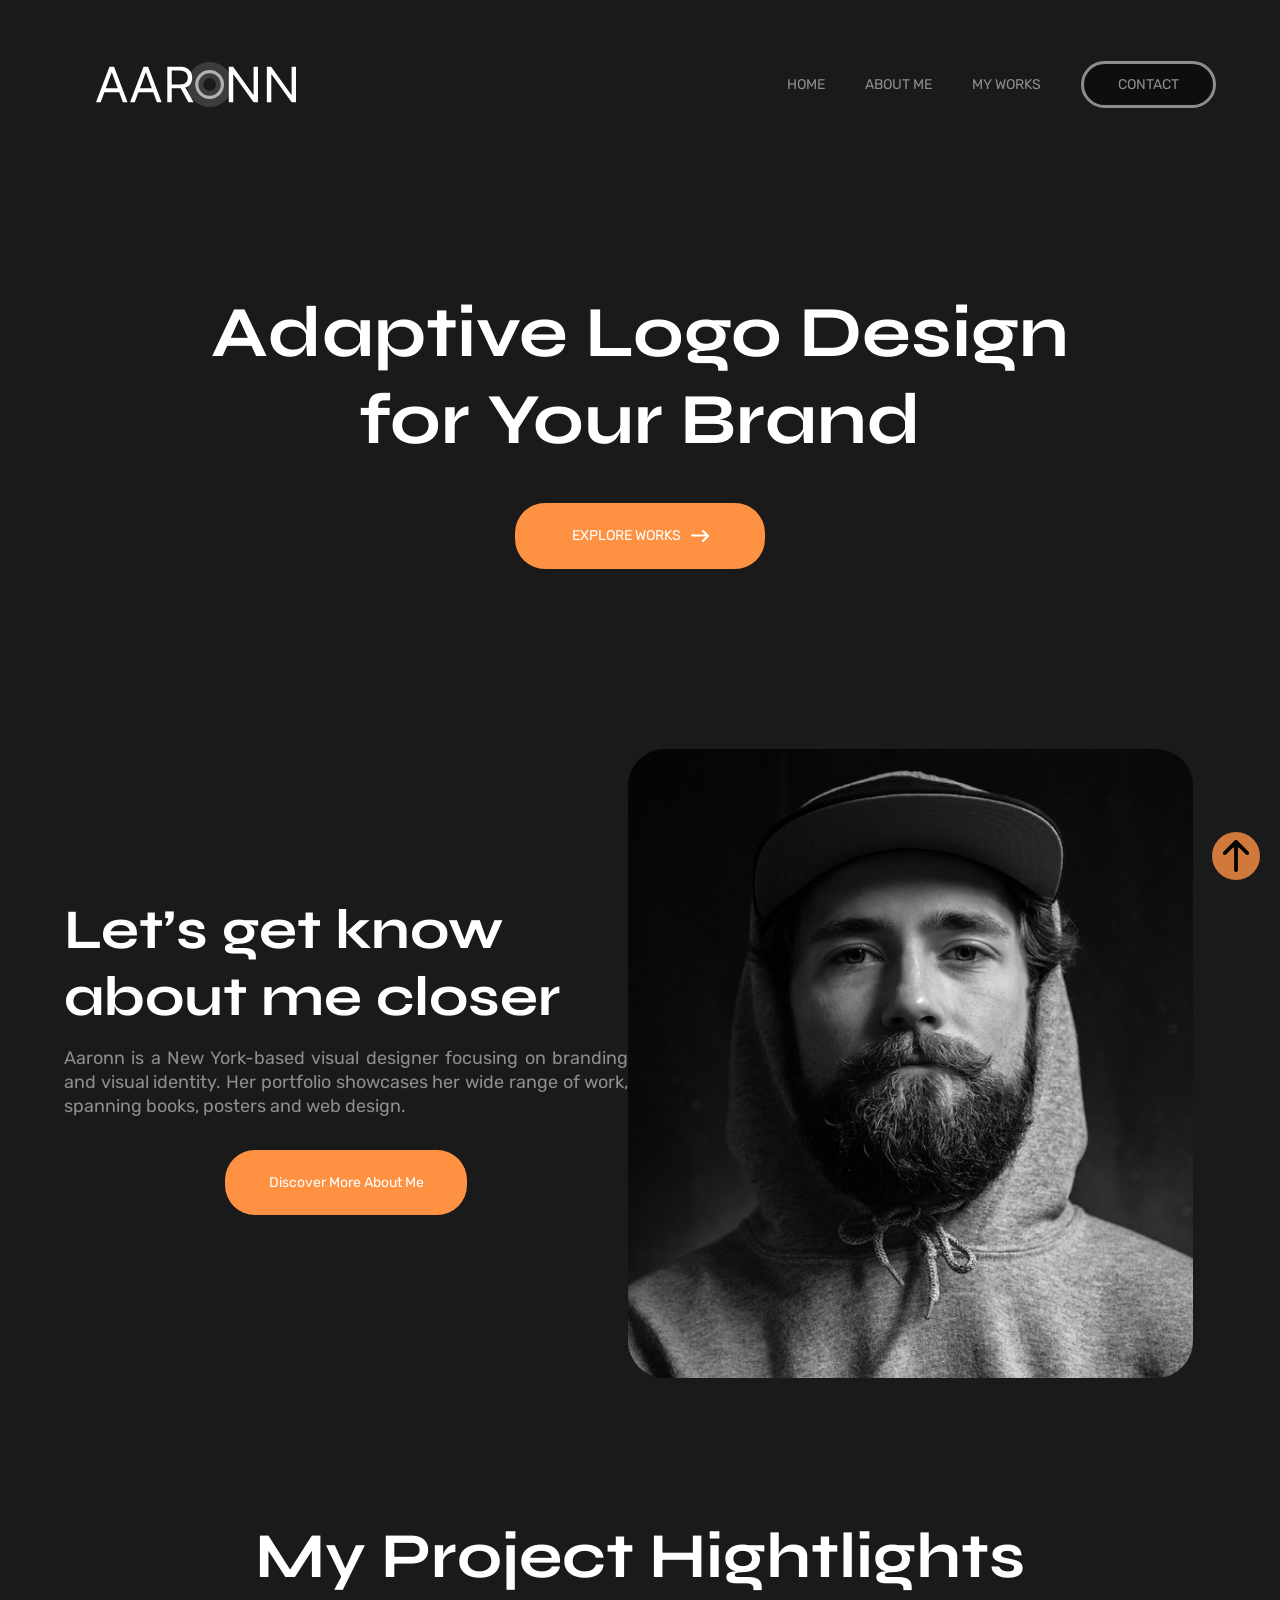
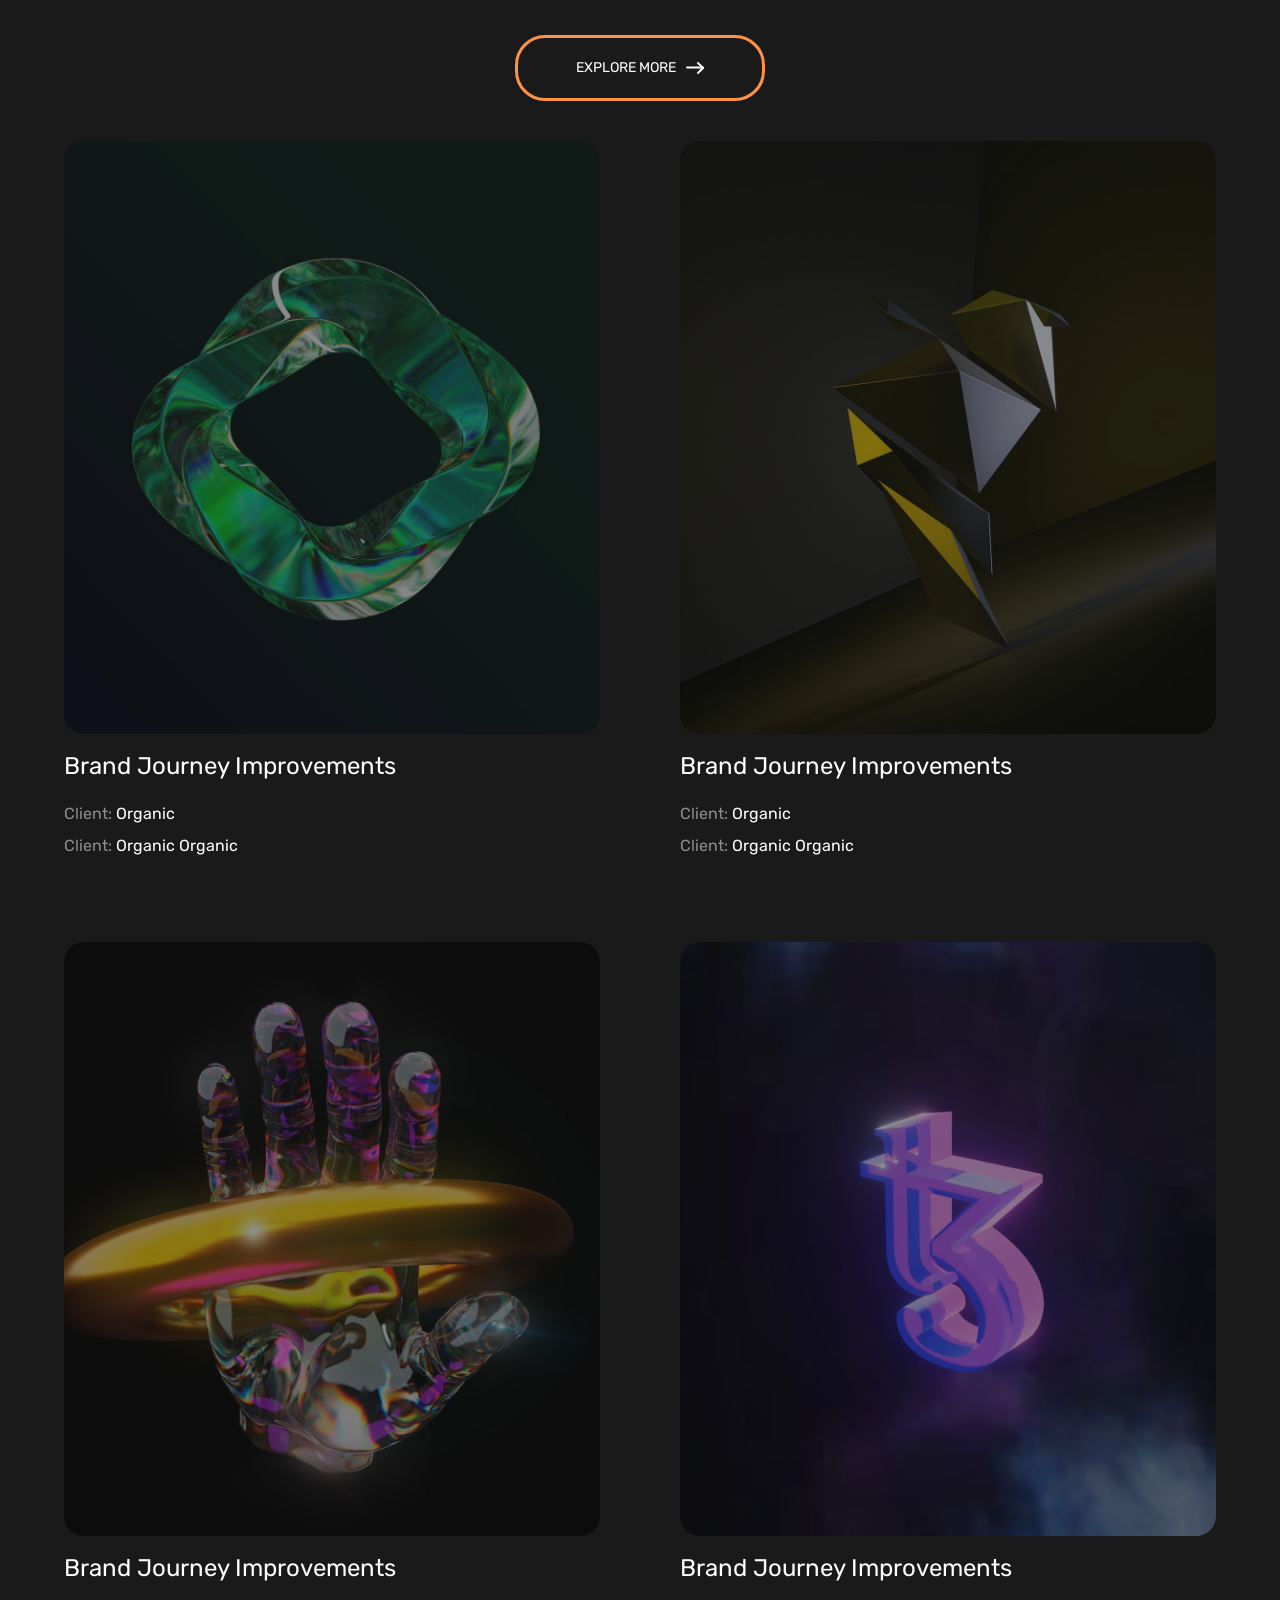
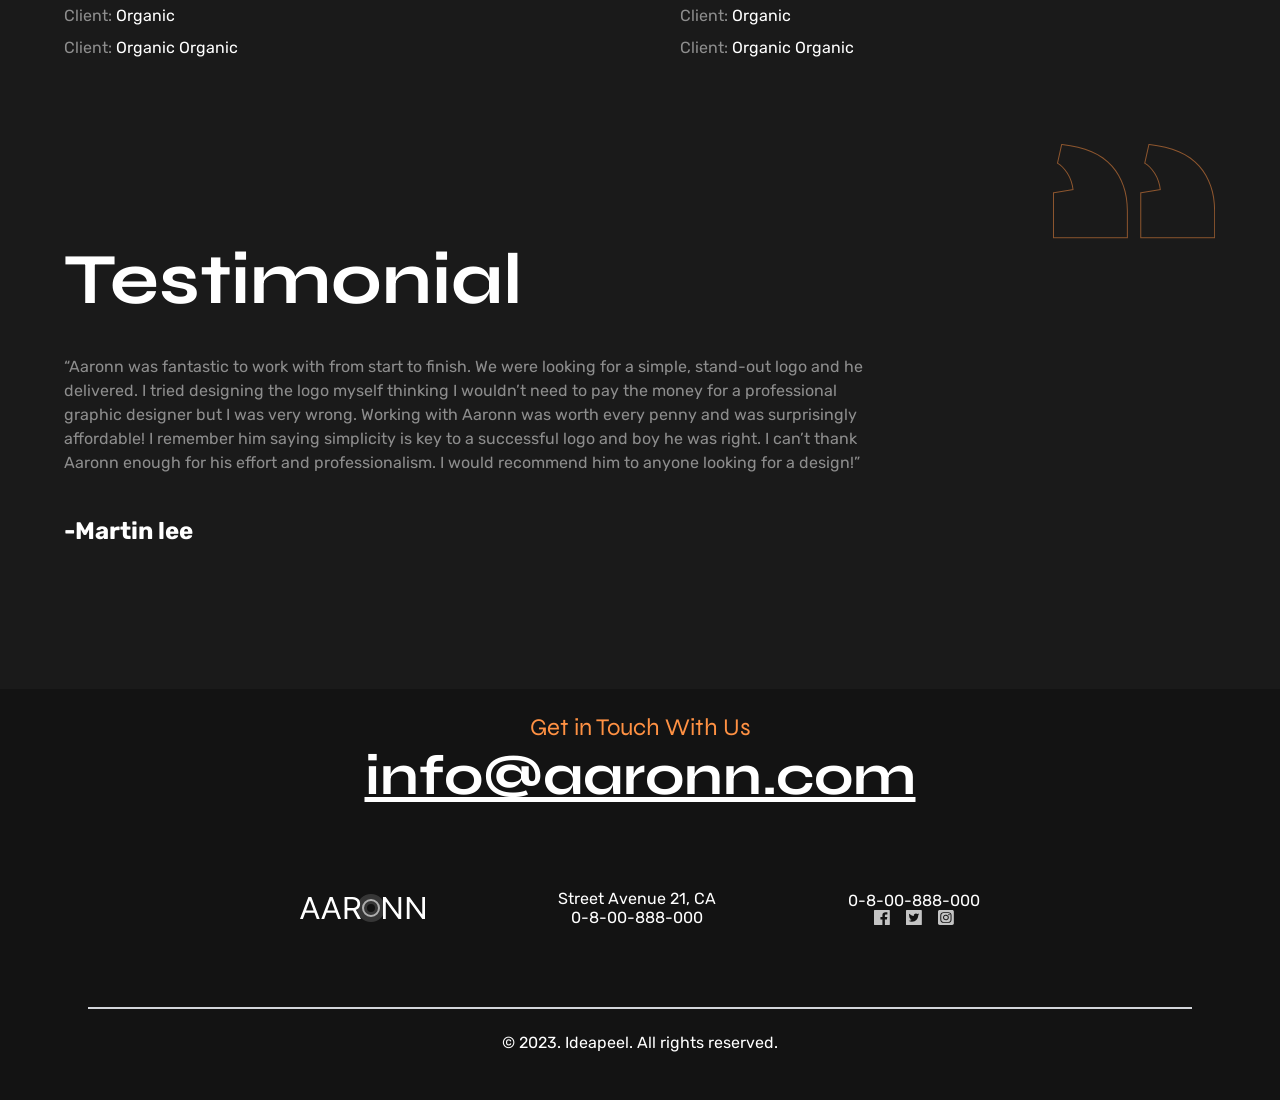
<file: index.html>
<!doctype html>
<html lang="en">
  <head>
    <meta charset="UTF-8" />
    <meta name="viewport" content="width=device-width, initial-scale=1.0" />
    <link rel="stylesheet" href="style.css" />
    <title>Portfolio</title>
  </head>
  <body>
    <a href="#" class="button floating-button"
      ><img src="assets/up-arrow.png" alt=""
    /></a>

    <div class="wrapper body__wrapper">
      <header class="">
        <div class="wrapper header__wrapper">
          <a href="/"
            ><img
              class="header__logo"
              src="./assets/Brand-logo.svg"
              alt="home page"
              width="125px"
              height="22px"
          /></a>

          <nav class="header__navbar">
            <ul class="header__links wrapper">
              <li class="header__item">
                <a class="header__link" href="index.html">HOME</a>
              </li>
              <li class="header__item">
                <a class="header__link" href="aboutMe.html">ABOUT ME</a>
              </li>
              <li class="header__item">
                <a class="header__link" href="works.html">MY WORKS</a>
              </li>
              <li class="header__item">
                <a
                  class="header__link header__button button"
                  href="contact.html"
                  >CONTACT</a
                >
              </li>
            </ul>
          </nav>
        </div>
      </header>

      <main class="">
        <section class="hero">
          <h1 class="hero__h1">Adaptive Logo Design for Your Brand</h1>
          <div class="wrapper">
            <a href="" class="button hero__button"
              ><span>EXPLORE WORKS </span> <img src="./assets/icon.svg" alt=""
            /></a>
          </div>
        </section>

        <section class="wrapper about">
          <div class="wrapper about__wrapper">
            <h3 class="about__h3">Let’s get know about me closer</h3>

            <p class="about__text">
              Aaronn is a New York-based visual designer focusing on branding
              and visual identity. Her portfolio showcases her wide range of
              work, spanning books, posters and web design.
            </p>

            <a href="" class="button about__button"
              ><span>Discover More About Me</span></a
            >
          </div>
          <img src="./assets/Person.png" class="about__img" alt="" />
        </section>

        <section class="project">
          <h2 class="project__h2">My Project Hightlights</h2>
          <div class="wrapper">
            <a href="" class="button project__button"
              ><span>EXPLORE MORE </span> <img src="./assets/icon.svg" alt=""
            /></a>
          </div>

          <div class="wrapper project__cards">
            <div class="project__card">
              <img
                src="./assets/Img.jpg"
                class="project__img"
                max-width="560px"
                max-height="620px"
                alt=""
              />
              <h4>Brand Journey Improvements</h4>
              <p><span>Client:</span> Organic</p>
              <p><span>Client:</span> Organic Organic</p>
            </div>

            <div class="project__card">
              <img
                src="./assets/Paste Img Here.jpg"
                class="project__img"
                max-width="560px"
                max-height="620px"
                alt=""
              />
              <h4>Brand Journey Improvements</h4>
              <p><span>Client:</span> Organic</p>
              <p><span>Client:</span> Organic Organic</p>
            </div>

            <div class="project__card">
              <a href="">
                <img
                  src="./assets/Paste Img Here (1).jpg"
                  class="project__img"
                  max-width="560px"
                  max-height="620px"
                  alt=""
                />
              </a>
              <h4>Brand Journey Improvements</h4>
              <p><span>Client:</span> Organic</p>
              <p><span>Client:</span> Organic Organic</p>
            </div>

            <div class="project__card">
              <a href=""
                ><img
                  src="./assets/Paste Img Here (2).jpg"
                  class="project__img"
                  max-width="560px"
                  max-height="620px"
                  alt=""
                />
                <h4>Brand Journey Improvements</h4>
              </a>

              <p><span>Client:</span> Organic</p>
              <p><span>Client:</span> Organic Organic</p>
            </div>
          </div>
        </section>

        <section class="wrapper testimonial">
          <img class="testimonial__img" src="./assets/quote.svg" alt="" />
          <h1 class="testimonial__h1">Testimonial</h1>
          <blockquote>
            <p class="testimonial__test">
              “Aaronn was fantastic to work with from start to finish. We were
              looking for a simple, stand-out logo and he delivered. I tried
              designing the logo myself thinking I wouldn’t need to pay the
              money for a professional graphic designer but I was very wrong.
              Working with Aaronn was worth every penny and was surprisingly
              affordable! I remember him saying simplicity is key to a
              successful logo and boy he was right. I can’t thank Aaronn enough
              for his effort and professionalism. I would recommend him to
              anyone looking for a design!”
            </p>
          </blockquote>
          <h4 class="testimonial__author">-Martin lee</h4>
        </section>
      </main>
    </div>

    <footer class="footer">
      <div class="footer__wrapper">
        <h4 class="footer__header">Get in Touch With Us</h4>
        <a class="footer__email" href="mailto:info@aaronn.com"
          >info@aaronn.com</a
        >

        <div class="footer__flex">
          <img class="footer__logo" src="./assets/Brand-logo.svg" alt="" />
          <div class="address">
            <p>Street Avenue 21, CA</p>
            <p>0-8-00-888-000</p>
          </div>

          <div class="footer__contacts">
            <p>0-8-00-888-000</p>
            <div class="footer__socials">
              <a href=""><img src="./assets/Vector.svg" alt="" /></a>
              <a href=""><img src="./assets/Vector (1).svg" alt="" /></a>
              <a href=""><img src="./assets/Vector (2).svg" alt="" /></a>
            </div>
          </div>
        </div>

        <p class="footer__rights">© 2023. Ideapeel. All rights reserved.</p>
      </div>
    </footer>
  </body>
</html>
</file>
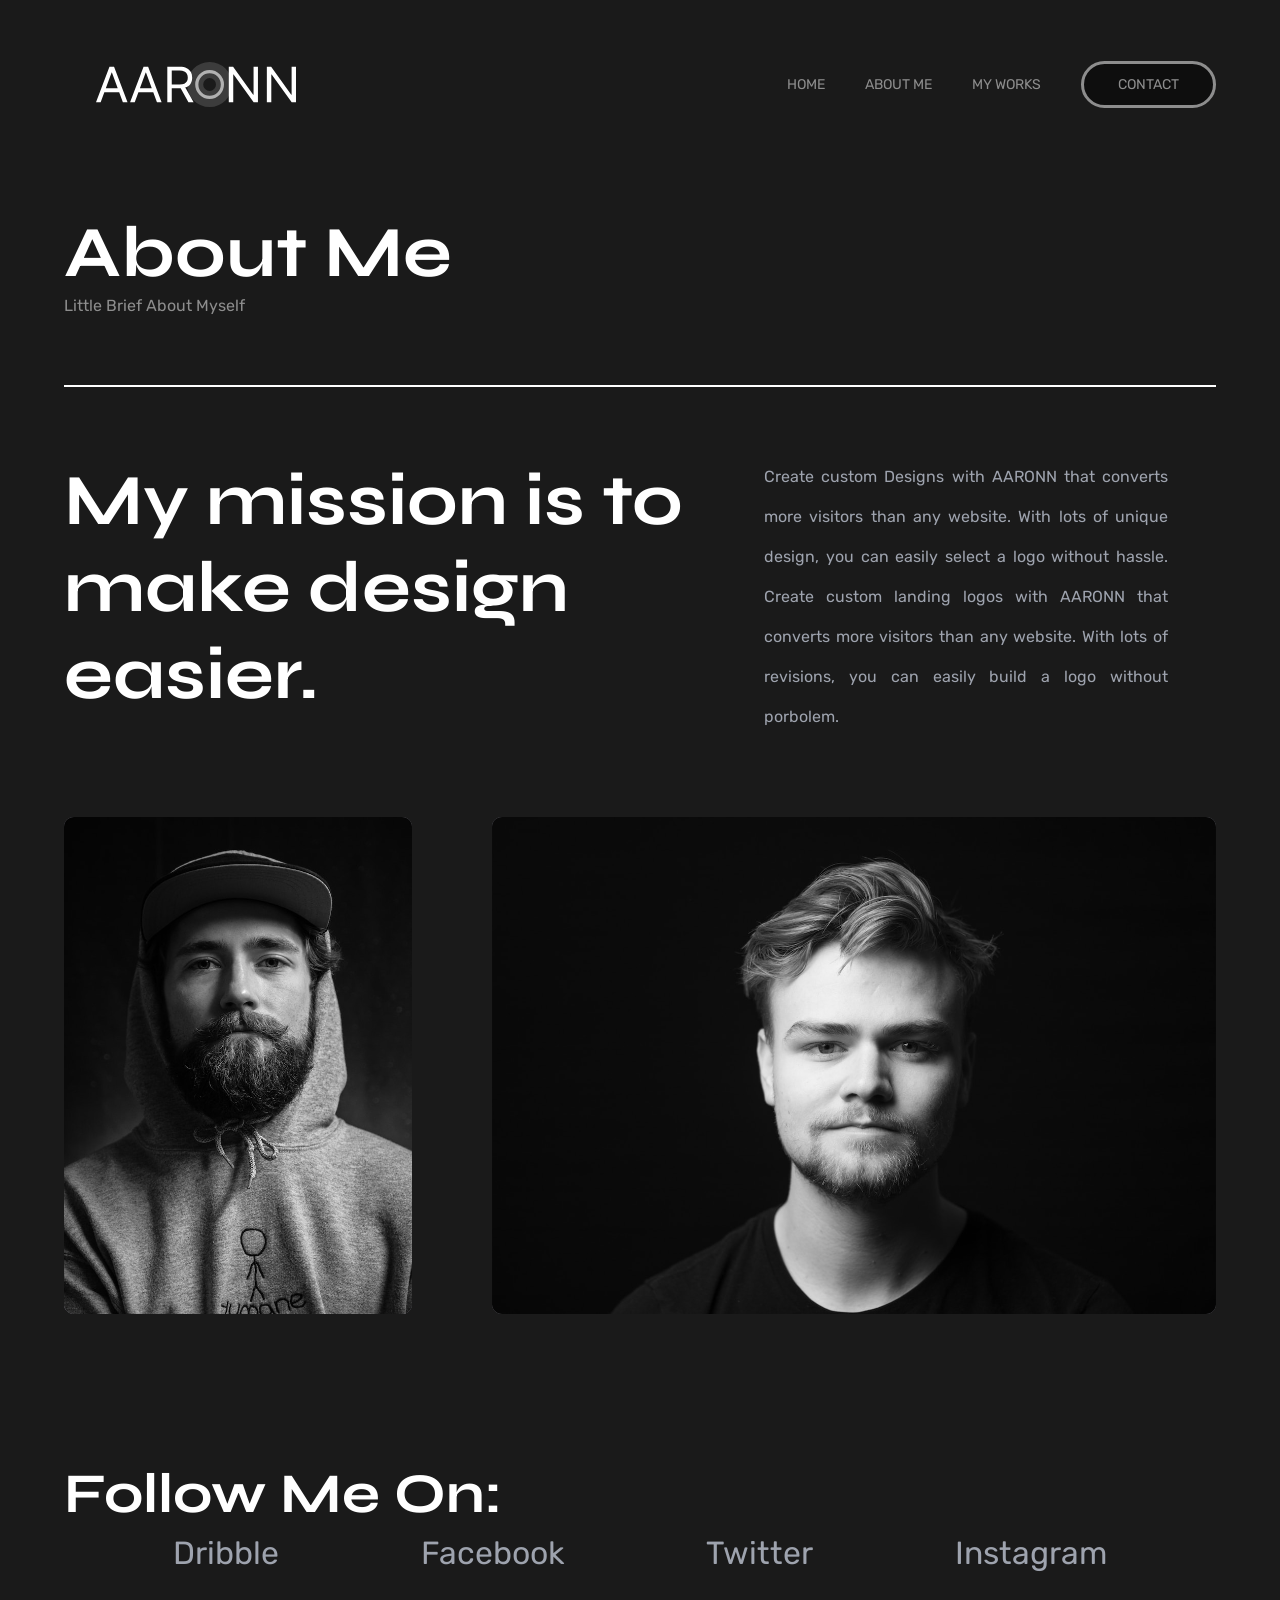
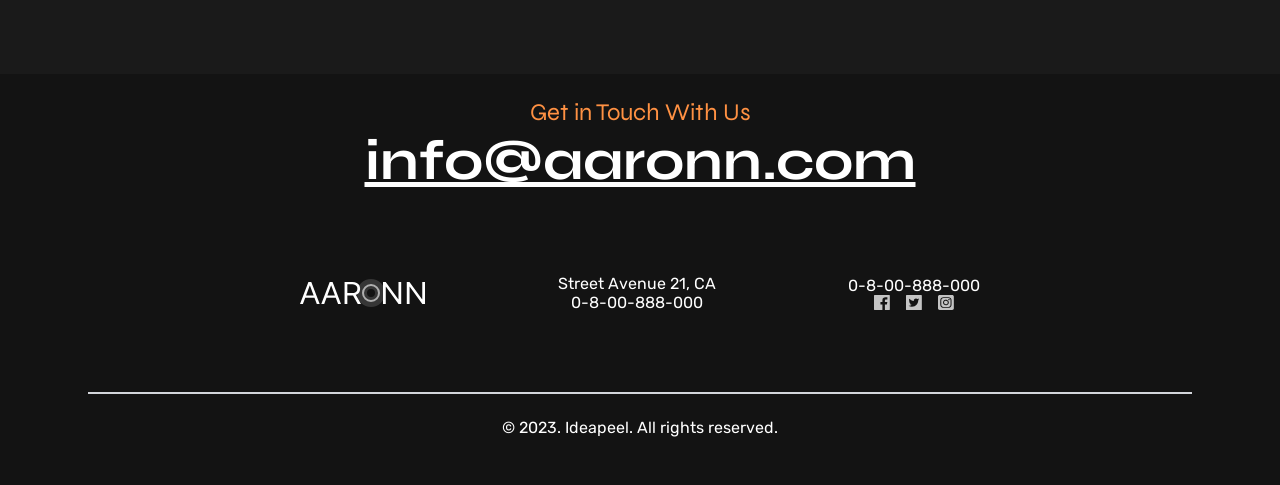
<file: aboutMe.html>
<!doctype html>
<html lang="en">
  <head>
    <meta charset="UTF-8" />
    <meta name="viewport" content="width=device-width, initial-scale=1.0" />
    <link rel="stylesheet" href="style.css" />
    <title>About Me</title>
  </head>
  <body>
    <div class="wrapper body__wrapper">
      <header class="">
        <div class="wrapper header__wrapper">
          <a href="/"
            ><img
              class="header__logo"
              src="/assets/Brand-logo.svg"
              alt="home page"
              width="125px"
              height="22px"
          /></a>

          <nav class="header__navbar">
            <ul class="header__links wrapper">
              <li class="header__item">
                <a class="header__link" href="index.html">HOME</a>
              </li>
              <li class="header__item">
                <a class="header__link" href="aboutMe.html">ABOUT ME</a>
              </li>
              <li class="header__item">
                <a class="header__link" href="works.html">MY WORKS</a>
              </li>
              <li class="header__item">
                <a
                  class="header__link header__button button"
                  href="contact.html"
                  >CONTACT</a
                >
              </li>
            </ul>
          </nav>
        </div>
      </header>

      <main class="">
        <section class="intro">
          <h1 class="intro__header">About Me</h1>
          <p class="intro__subheader">Little Brief About Myself</p>
        </section>

        <section class="about__details">
          <div class="about__details__container">
            <h1 class="about__details__header">
              My mission is to make design easier.
            </h1>
            <p class="about__details__text">
              Create custom Designs with AARONN that converts more visitors than
              any website. With lots of unique design, you can easily select a
              logo without hassle. Create custom landing logos with AARONN that
              converts more visitors than any website. With lots of revisions,
              you can easily build a logo without porbolem.
            </p>
          </div>

          <div class="about__details__images">
            <div><img src="/assets/Vector (5).svg" alt="" /></div>
            <div><img src="/assets/Vector (4).svg" alt="" /></div>
          </div>
        </section>

        <section class="about__follow">
          <h3 class="about__header">Follow Me On:</h3>
          <div class="about__links">
            <a href="" class="about__link">Dribble</a>
            <a href="" class="about__link">Facebook</a>
            <a href="" class="about__link">Twitter</a>
            <a href="" class="about__link">Instagram</a>
          </div>
        </section>
      </main>
    </div>

    <footer class="footer">
      <div class="footer__wrapper">
        <h4 class="footer__header">Get in Touch With Us</h4>
        <a class="footer__email" href="mailto:info@aaronn.com"
          >info@aaronn.com</a
        >

        <div class="footer__flex">
          <img class="footer__logo" src="/assets/Brand-logo.svg" alt="" />
          <div class="address">
            <p>Street Avenue 21, CA</p>
            <p>0-8-00-888-000</p>
          </div>

          <div class="footer__contacts">
            <p>0-8-00-888-000</p>
            <div class="footer__socials">
              <a href=""><img src="/assets/Vector.svg" alt="" /></a>
              <a href=""><img src="/assets/Vector (1).svg" alt="" /></a>
              <a href=""><img src="/assets/Vector (2).svg" alt="" /></a>
            </div>
          </div>
        </div>

        <p class="footer__rights">© 2023. Ideapeel. All rights reserved.</p>
      </div>
    </footer>
  </body>
</html>
</file>
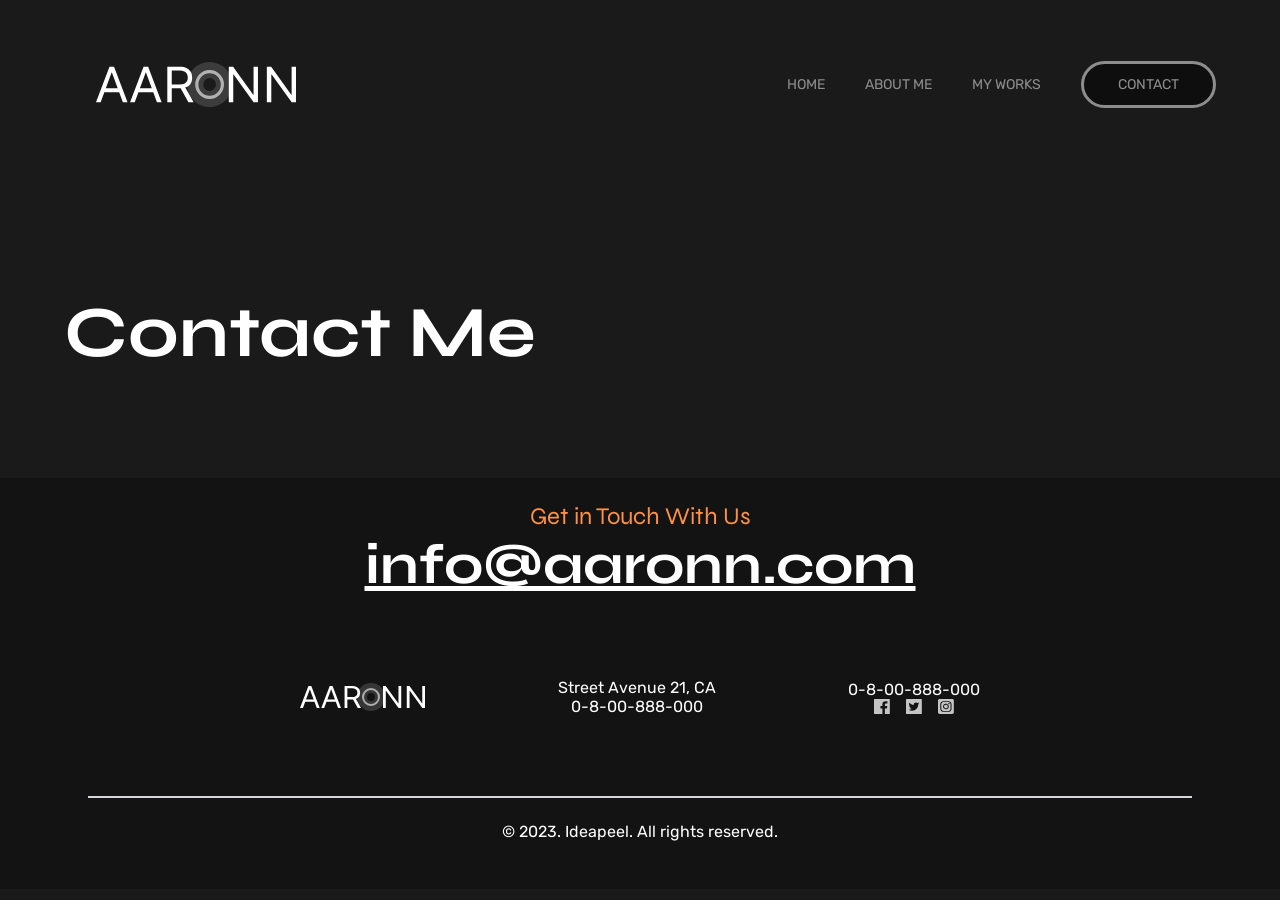
<file: contact.html>
<!doctype html>
<html lang="en">
  <head>
    <meta charset="UTF-8" />
    <meta name="viewport" content="width=device-width, initial-scale=1.0" />
    <link rel="stylesheet" href="style.css" />
    <title>Contact Me</title>
  </head>
  <body>
    <div class="wrapper body__wrapper">
      <header class="">
        <div class="wrapper header__wrapper">
          <a href="/"
            ><img
              class="header__logo"
              src="/assets/Brand-logo.svg"
              alt="home page"
              width="125px"
              height="22px"
          /></a>

            <nav class="header__navbar">
            <ul class="header__links wrapper">
              <li class="header__item">
                <a class="header__link" href="index.html">HOME</a>
              </li>
              <li class="header__item">
                <a class="header__link" href="aboutMe.html">ABOUT ME</a>
              </li>
              <li class="header__item">
                <a class="header__link" href="works.html">MY WORKS</a>
              </li>
              <li class="header__item">
                <a
                  class="header__link header__button button"
                  href="contact.html"
                  >CONTACT</a
                >
              </li>
            </ul>
          </nav>
        </div>
      </header>

      <main class="">
        <section class="hero">
          <h1>Contact Me</h1>
        </section>
      </main>
    </div>

    <footer class="footer">
      <div class="footer__wrapper">
        <h4 class="footer__header">Get in Touch With Us</h4>
        <a class="footer__email" href="mailto:info@aaronn.com"
          >info@aaronn.com</a
        >

        <div class="footer__flex">
          <img class="footer__logo" src="/assets/Brand-logo.svg" alt="" />
          <div class="address">
            <p>Street Avenue 21, CA</p>
            <p>0-8-00-888-000</p>
          </div>

          <div class="footer__contacts">
            <p>0-8-00-888-000</p>
            <div class="footer__socials">
              <a href=""><img src="/assets/Vector.svg" alt="" /></a>
              <a href=""><img src="/assets/Vector (1).svg" alt="" /></a>
              <a href=""><img src="/assets/Vector (2).svg" alt="" /></a>
            </div>
          </div>
        </div>

        <p class="footer__rights">© 2023. Ideapeel. All rights reserved.</p>
      </div>
    </footer>
  </body>
</html>
</file>
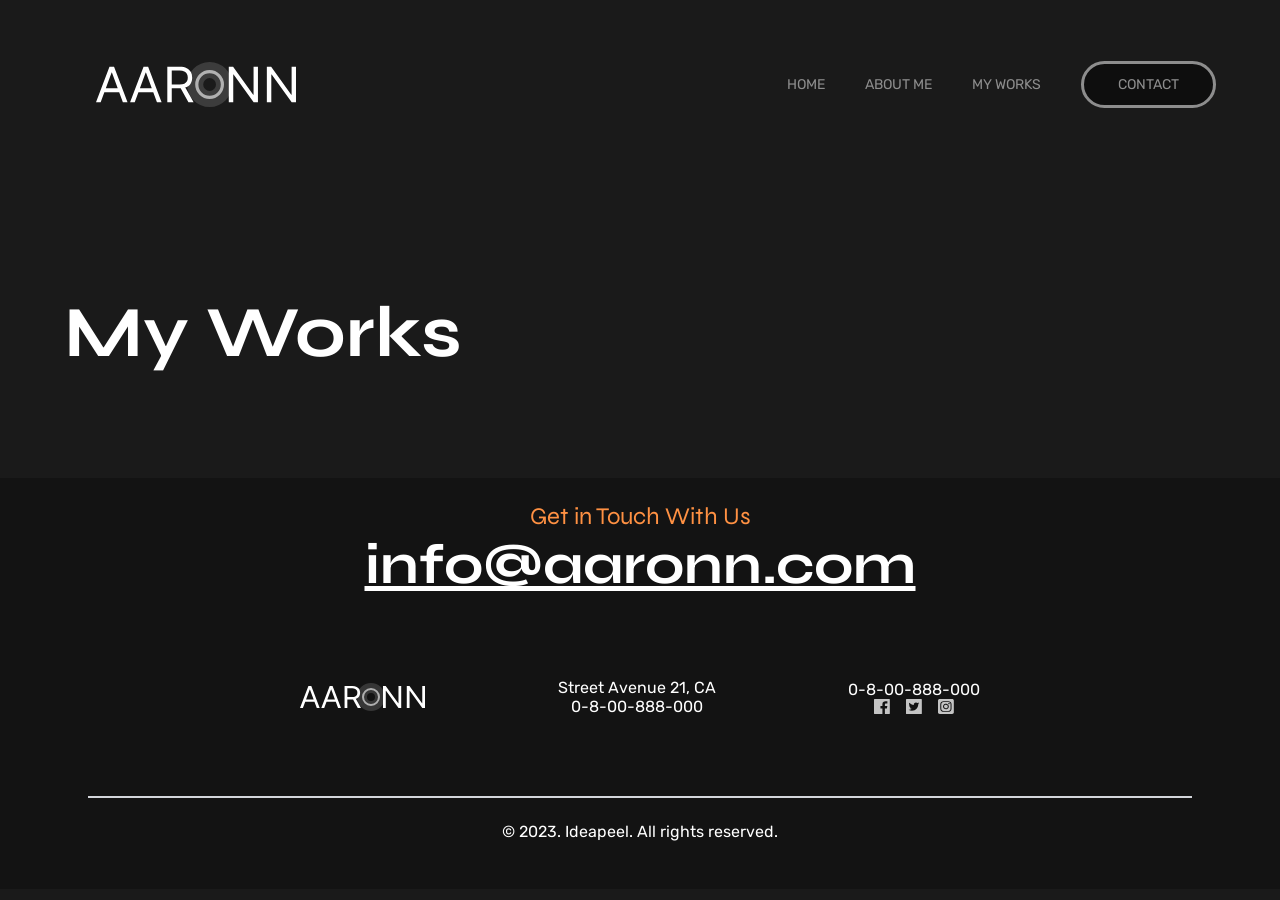
<file: works.html>
<!doctype html>
<html lang="en">
  <head>
    <meta charset="UTF-8" />
    <meta name="viewport" content="width=device-width, initial-scale=1.0" />
    <link rel="stylesheet" href="style.css" />
    <title>My Works</title>
  </head>
  <body>
    <div class="wrapper body__wrapper">
      <header class="">
        <div class="wrapper header__wrapper">
          <a href="/"
            ><img
              class="header__logo"
              src="/assets/Brand-logo.svg"
              alt="home page"
              width="125px"
              height="22px"
          /></a>

                    <nav class="header__navbar">
            <ul class="header__links wrapper">
              <li class="header__item">
                <a class="header__link" href="index.html">HOME</a>
              </li>
              <li class="header__item">
                <a class="header__link" href="aboutMe.html">ABOUT ME</a>
              </li>
              <li class="header__item">
                <a class="header__link" href="works.html">MY WORKS</a>
              </li>
              <li class="header__item">
                <a
                  class="header__link header__button button"
                  href="contact.html"
                  >CONTACT</a
                >
              </li>
            </ul>
          </nav>
        </div>
      </header>

      <main class="">
        <section class="hero">
          <h1>My Works</h1>
        </section>
      </main>
    </div>

    <footer class="footer">
      <div class="footer__wrapper">
        <h4 class="footer__header">Get in Touch With Us</h4>
        <a class="footer__email" href="mailto:info@aaronn.com"
          >info@aaronn.com</a
        >

        <div class="footer__flex">
          <img class="footer__logo" src="/assets/Brand-logo.svg" alt="" />
          <div class="address">
            <p>Street Avenue 21, CA</p>
            <p>0-8-00-888-000</p>
          </div>

          <div class="footer__contacts">
            <p>0-8-00-888-000</p>
            <div class="footer__socials">
              <a href=""><img src="/assets/Vector.svg" alt="" /></a>
              <a href=""><img src="/assets/Vector (1).svg" alt="" /></a>
              <a href=""><img src="/assets/Vector (2).svg" alt="" /></a>
            </div>
          </div>
        </div>

        <p class="footer__rights">© 2023. Ideapeel. All rights reserved.</p>
      </div>
    </footer>
  </body>
</html>
</file>
<file: style.css>
/* Fonts */
/* rubik-regular - arabic_latin */
@font-face {
  font-display: swap; /* Check https://developer.mozilla.org/en-US/docs/Web/CSS/@font-face/font-display for other options. */
  font-family: "Rubik";
  font-style: normal;
  font-weight: 400;
  src: url("fonts/rubik-v31-arabic_latin-regular.woff2") format("woff2"); /* Chrome 36+, Opera 23+, Firefox 39+, Safari 12+, iOS 10+ */
}
/* rubik-500 - arabic_latin */
@font-face {
  font-display: swap; /* Check https://developer.mozilla.org/en-US/docs/Web/CSS/@font-face/font-display for other options. */
  font-family: "Rubik";
  font-style: normal;
  font-weight: 500;
  src: url("fonts/rubik-v31-arabic_latin-500.woff2") format("woff2"); /* Chrome 36+, Opera 23+, Firefox 39+, Safari 12+, iOS 10+ */
}
/* rubik-700 - arabic_latin */
@font-face {
  font-display: swap; /* Check https://developer.mozilla.org/en-US/docs/Web/CSS/@font-face/font-display for other options. */
  font-family: "Rubik";
  font-style: normal;
  font-weight: 700;
  src: url("fonts/rubik-v31-arabic_latin-700.woff2") format("woff2"); /* Chrome 36+, Opera 23+, Firefox 39+, Safari 12+, iOS 10+ */
}

/* syne-regular - latin */
@font-face {
  font-display: swap; /* Check https://developer.mozilla.org/en-US/docs/Web/CSS/@font-face/font-display for other options. */
  font-family: "Syne";
  font-style: normal;
  font-weight: 400;
  src: url("fonts/syne-v24-latin-regular.woff2") format("woff2"); /* Chrome 36+, Opera 23+, Firefox 39+, Safari 12+, iOS 10+ */
}
/* syne-500 - latin */
@font-face {
  font-display: swap; /* Check https://developer.mozilla.org/en-US/docs/Web/CSS/@font-face/font-display for other options. */
  font-family: "Syne";
  font-style: normal;
  font-weight: 500;
  src: url("fonts/syne-v24-latin-500.woff2") format("woff2"); /* Chrome 36+, Opera 23+, Firefox 39+, Safari 12+, iOS 10+ */
}
/* syne-700 - latin */
@font-face {
  font-display: swap; /* Check https://developer.mozilla.org/en-US/docs/Web/CSS/@font-face/font-display for other options. */
  font-family: "Syne";
  font-style: normal;
  font-weight: 700;
  src: url("fonts/syne-v24-latin-700.woff2") format("woff2"); /* Chrome 36+, Opera 23+, Firefox 39+, Safari 12+, iOS 10+ */
}
/* syne-800 - latin */
@font-face {
  font-display: swap; /* Check https://developer.mozilla.org/en-US/docs/Web/CSS/@font-face/font-display for other options. */
  font-family: "Syne";
  font-style: normal;
  font-weight: 800;
  src: url("fonts/syne-v24-latin-800.woff2") format("woff2"); /* Chrome 36+, Opera 23+, Firefox 39+, Safari 12+, iOS 10+ */
}

/* Font  variables */
:root {
  --font-family-h1: Syne;
  --font-family-h2: Syne;
  --font-family-h3: Syne;
  --font-family-h4: Rubik;
  --font-family-body: Rubik;
  --font-family-button: Rubik;

  --fw-bold: 700;
  --fw-regular: 300;
  --font-weight-h1: var(--fw-bold);
  --font-weight-h2: var(--fw-bold);
  --font-weight-h3: var(--fw-bold);
  --font-weight-h4: var(--fw-regular);
  --font-weight-body: var(--fw-regular);
  --font-weight-button: var(--fw-regular);
  --fs-12: calc(12/16 * 1rem);
  --fs-14: calc(14/16 * 1rem);
  --fs-16: calc(16/16 * 1rem);
  --fs-18: calc(18/16 * 1rem);
  --fs-24: calc(24/16 * 1rem);
  --fs-32: calc(32/16 * 1rem);
  --fs-36: calc(36/16 * 1rem);
  --fs-56: calc(56/16 * 1rem);
  --fs-64: calc(64/16 * 1rem);
  --fs-72: calc(72/16 * 1rem);

  --font-size-h1: var(--fs-72);
  --font-size-h2: var(--fs-64);
  --font-size-h3: var(--fs-56);
  --font-size-h4: var(--fs-24);
  --font-size-body-large: var(--fs-18);
  --font-size-body-Medium: var(--fs-16);
  --font-size-button: var(--fs-14);
  --font-size-email: var(--fs-56);
  --font-size-navbar: var(--fs-14);

  @media (max-width: 1024px) {
    --font-size-h3: calc(36/16 * 1rem);
  }

  @media (max-width: 768px) {
    --font-size-h1: var(--fs-36);
    --font-size-h2: var(--fs-32);
    --font-size-h3: var(--fs-24);
    --font-size-h4: var(--fs-18);
    --font-size-body-large: var(--fs-18);
    --font-size-body-Medium: var(--fs-16);
    --font-size-button: var(--fs-12);
    --font-size-email: var(--fs-24);
    --font-size-navbar: var(--fs-12);
  }
}

/* Colors */
:root {
  --c-gray-50: #f9fafb;
  --c-gray-100: #f4f4f6;
  --c-gray-200: #e5e6eb;
  --c-gray-300: #d3d5da;
  --c-gray-400: #9ea3ae;
  --c-gray-500: #6c727f;
  --c-gray-600: #4d5461;
  --c-gray-700: #394150;
  --c-gray-800: #212936;
  --c-gray-900: #161d21;
  --c-black-secondary: #1a1a1a;
  --c-dark-gray-secondary: #262a2c;
  --c-light-gray-secondary: #696969;
  --c-white-secondary: #ffffff;
  --c-orange-brand: #ff9143;

  --color-main-bg: var(--c-black-secondary);
}

*,
*::before,
*::after {
  margin: 0;
  box-sizing: border-box;
}
html {
  scroll-behavior: smooth;
}

img,
svg,
picture {
  max-width: 100%;
  height: auto;
  display: block;
}

a,
button {
  text-decoration: none;
  color: var(--c-white-secondary);
}

h1 {
  font-family: var(--font-family-h1), sans-serif;
  font-weight: var(--font-weight-h1);
  font-size: var(--font-size-h1);
}

h2 {
  font-family: var(--font-family-h2), sans-serif;
  font-weight: var(--font-weight-h2);
  font-size: var(--font-size-h2);
}

h3 {
  font-family: var(--font-family-h3), sans-serif;
  font-weight: var(--font-weight-h3);
  font-size: var(--font-size-h3);
}

h4 {
  font-family: var(--font-family-h4), sans-serif;
  font-weight: var(--font-weight-h4);
  font-size: var(--font-size-h4);
}
header,
main,
footer {
  margin-inline: auto;
}
section {
  padding-block: calc(70 / 16 * 1rem);
}

body {
  position: relative;
  display: flex;
  flex-direction: column;
  justify-content: space-between;
}

body,
p {
  color: var(--c-white-secondary);
  font-family: var(--font-family-body), sans-serif;
  font-weight: var(--font-weight-body);
  font-size: var(--font-size-body-Medium);
  background-color: var(--color-main-bg);
}

.body__wrapper,
.footer__wrapper {
  width: calc(100%-300px);
  max-width: 1440px;
  padding-inline: 4rem;

  @media (max-width: 1024px) {
    width: 100%;
    padding-inline: 2rem;
  }
}

.button {
  border-radius: 30px;
  text-decoration: none;
  font-family: var(--font-family-button), sans-serif;
  font-weight: var(--font-weight-button);
  font-size: var(--font-size-button);
}

.floating-button {
  position: fixed;

  bottom: 20px;
  right: 20px;

  background-color: var(--c-orange-brand);
  color: white;
  width: 3rem;
  height: 3rem;
  padding: 8px;
  opacity: 80%;
  border-radius: 50px;
  text-decoration: none;
  z-index: 1000;
  &:hover {
    opacity: 0.9;
  }
  &:active {
    opacity: 1;
  }
}

.wrapper {
  width: 100%;
  margin-inline: auto;
}
.header {
  position: fixed;
  top: 0;
}
.header__wrapper {
  margin-top: 30px;
  margin-inline: auto;
  display: flex;
  justify-content: space-between;
  align-items: center;

  @media (max-width: 768px) {
    flex-direction: column;
    max-width: 100%;
    justify-content: center;
  }
}

.header__logo {
  width: 200px;
  margin: 2rem;
}
.header__navbar {
  font-weight: var(--font-weight-body);
  font-size: var(--font-size-navbar);
}

.header__links {
  list-style: none;
  display: flex;
  justify-content: space-evenly;
  align-items: center;
  gap: calc(40 / 16 * 1rem);
  flex-wrap: wrap;
}

.header__link {
  opacity: 50%;

  &:hover {
    opacity: 1;
  }
}

.header__button {
  background-color: #030304;

  border: var(--c-white-secondary) 3px solid;
  width: calc(135 / 16 * 1rem);
  height: calc(47 / 16 * 1rem);
  display: flex;
  align-items: center;
  justify-content: center;
}

/* HERO SECTION */

.hero {
  padding-top: calc(150 / 16 * 1rem);
}

.hero__h1 {
  max-width: 891px;
  font-size: min(--font-size-h1, 72px);
  text-align: center;
  margin-inline: auto;
}

.hero__button {
  display: flex;
  justify-content: center;
  align-items: center;
  gap: 10px;
  width: 250px;
  height: 66px;
  background-color: var(--c-orange-brand);
  margin: 40px auto;
  text-align: center;
}

/* About  */
.about {
  margin-inline: auto;
  display: grid;

  grid-template-columns: 49% 49%;
  grid-template-rows: 1fr;

  justify-items: center;
  align-items: center;

  @media (max-width: 768px) {
    grid-template-columns: 1fr;
  }
}

.about__wrapper {
  display: flex;
  flex-direction: column;
  justify-content: center;
  align-items: center;
  gap: 1rem;
}

.about__h3 {
  font-size: min(--font-size-h3);
  text-align: left;

  @media (max-width: 768px) {
    text-align: center;
  }
}

.about__text {
  opacity: 50%;
  text-align: justify;
  font-weight: var(--fw-regular);
  font-size: var(--fs-18);
  line-height: 1.5rem;
}

.about__button {
  margin-inline: auto;
  grid-area: btn;
  width: 242px;
  height: 65px;
  margin: 1rem;
  background-color: var(--c-orange-brand);
  text-align: center;
  display: flex;
  justify-content: center;
  align-items: center;
  span {
    display: block;
    margin: auto;
  }
}

/* Project Hightlights */
.project {
  width: 100%;
  display: flex;
  flex-direction: column;
  justify-content: center;
  align-items: center;
}

.project__h2 {
  max-width: 891px;
  font-size: min(--font-size-h1, 72px);
  text-align: center;
}

.project__wrapper {
  margin-inline: auto;
  width: 100%;
}

.project__button {
  display: flex;
  justify-content: center;
  align-items: center;
  gap: 10px;
  width: 250px;
  height: 66px;
  background-color: transparent;
  border: 3px solid var(--c-orange-brand);
  margin: 40px auto;
  text-align: center;

  span {
    display: block;
  }
}

.project__cards {
  display: grid;
  width: 100%;
  grid-template-columns: 1fr 1fr;
  grid-template-rows: 1fr 1fr;
  gap: 5rem;

  h4,
  p {
    line-height: 2rem;
  }

  h4 {
    display: block;
    margin-block: 1rem;
  }

  @media (max-width: 1024px) {
    gap: 2rem;
    h4,
    p {
      line-height: 1.5rem;
    }

    h4 {
      margin-block: 1rem;
    }

    @media (max-width: 768px) {
      grid-template-columns: 1fr;
      gap: 4rem;
    }
  }
}
.project__card {
  margin-inline: auto;
  span {
    opacity: 50%;
  }

  a {
    &:hover {
      h4 {
        color: var(--c-orange-brand);
      }
    }
  }

  @media (max-width: 768px) {
    width: 90%;

    h4,
    p {
      text-align: center;
    }
  }
}

.project__img {
  opacity: 50%;
  border-radius: 20px;
  &:hover {
    opacity: 100%;
    border: 2px var(--c-orange-brand) solid;
  }
}

.testimonial {
  position: relative;
}

.testimonial__img {
  position: absolute;
  top: 10px;
  right: 0;
  z-index: -1;
  opacity: 50%;
}

.testimonial__h1 {
  margin-block: 2rem;
}

.testimonial__test {
  max-width: calc(800 / 16 * 1rem);
  opacity: 50%;
  line-height: 1.5rem;
  font-size: var(--font-size-body-Medium);
}

.testimonial__author {
  margin-block: 3rem;
  font-family: var(--font-family-h4);
  font-size: var(--font-size-h4);
  font-weight: var(--fw-bold);
  line-height: 1rem;
}

.footer {
  display: block;
  background-color: #131313;
  text-align: center;
  width: 100%;
  padding: 1.5rem;

  margin-top: 2rem;

  p {
    background-color: #131313;
  }
}

.footer__wrapper {
  margin-inline: auto;
}

.footer__header {
  font-family: var(--font-family-h2);
  font-size: var(--font-size-h4);
  font-weight: var(--font-size-h3);
  color: var(--c-orange-brand);
}

.footer__email {
  font-family: var(--font-family-h2);
  font-size: var(--font-size-email);
  font-weight: var(--font-weight-h2);
  text-decoration: underline;
}

.footer__flex {
  margin: 5rem;
  display: flex;
  justify-content: space-evenly;
  align-items: center;

  @media (max-width: 768px) {
    flex-direction: column;
    gap: 2rem;
  }
}

.footer__socials {
  display: flex;
  justify-content: center;
  align-items: center;
  gap: 1rem;
  a {
    display: block;
  }

  img {
    width: 1rem;
  }
}

.footer__rights {
  margin-inline: auto;

  border-top: #d3d5da 2px solid;
  padding: 1.5rem;
}

/* About ME PAGE */

.intro {
  border-bottom: 2px var(--c-white-secondary) solid;
}

.intro__header {
  text-align: left;
  @media (max-width: 768px) {
    text-align: center;
  }
}

.intro__subheader {
  color: var(--c-white-secondary);
  opacity: 50%;

  @media (max-width: 768px) {
    text-align: center;
  }
}

.about__details__container {
  display: flex;
  justify-content: center;
  align-items: self-start;
  @media (max-width: 1024px) {
    text-align: center;
    flex-direction: column;
  }
}

.about__details__text {
  color: #9ea3ae;
  font-size: calc(--fs-24);
  line-height: 2.5rem;
  text-align: justify;
  justify-self: center;
  max-width: 500px;
  padding-inline: 3rem;
  margin-inline: auto;
}

.about__details__images {
  display: flex;
  margin-top: 5rem;
  justify-content: center;
  align-items: center;
  gap: 5rem;

  @media (max-width: 768px) {
    flex-direction: column;
  }
}

.about__links {
  display: flex;
  justify-content: space-evenly;
  align-items: center;
  gap: 2rem;
  flex-wrap: wrap;
}

.about__header {
  line-height: 5rem;
}
.about__link {
  color: #9ea3ae;
  font-family: var(--font-family-body);
  font-size: calc(32 / 16 * 1rem);
}
</file>
